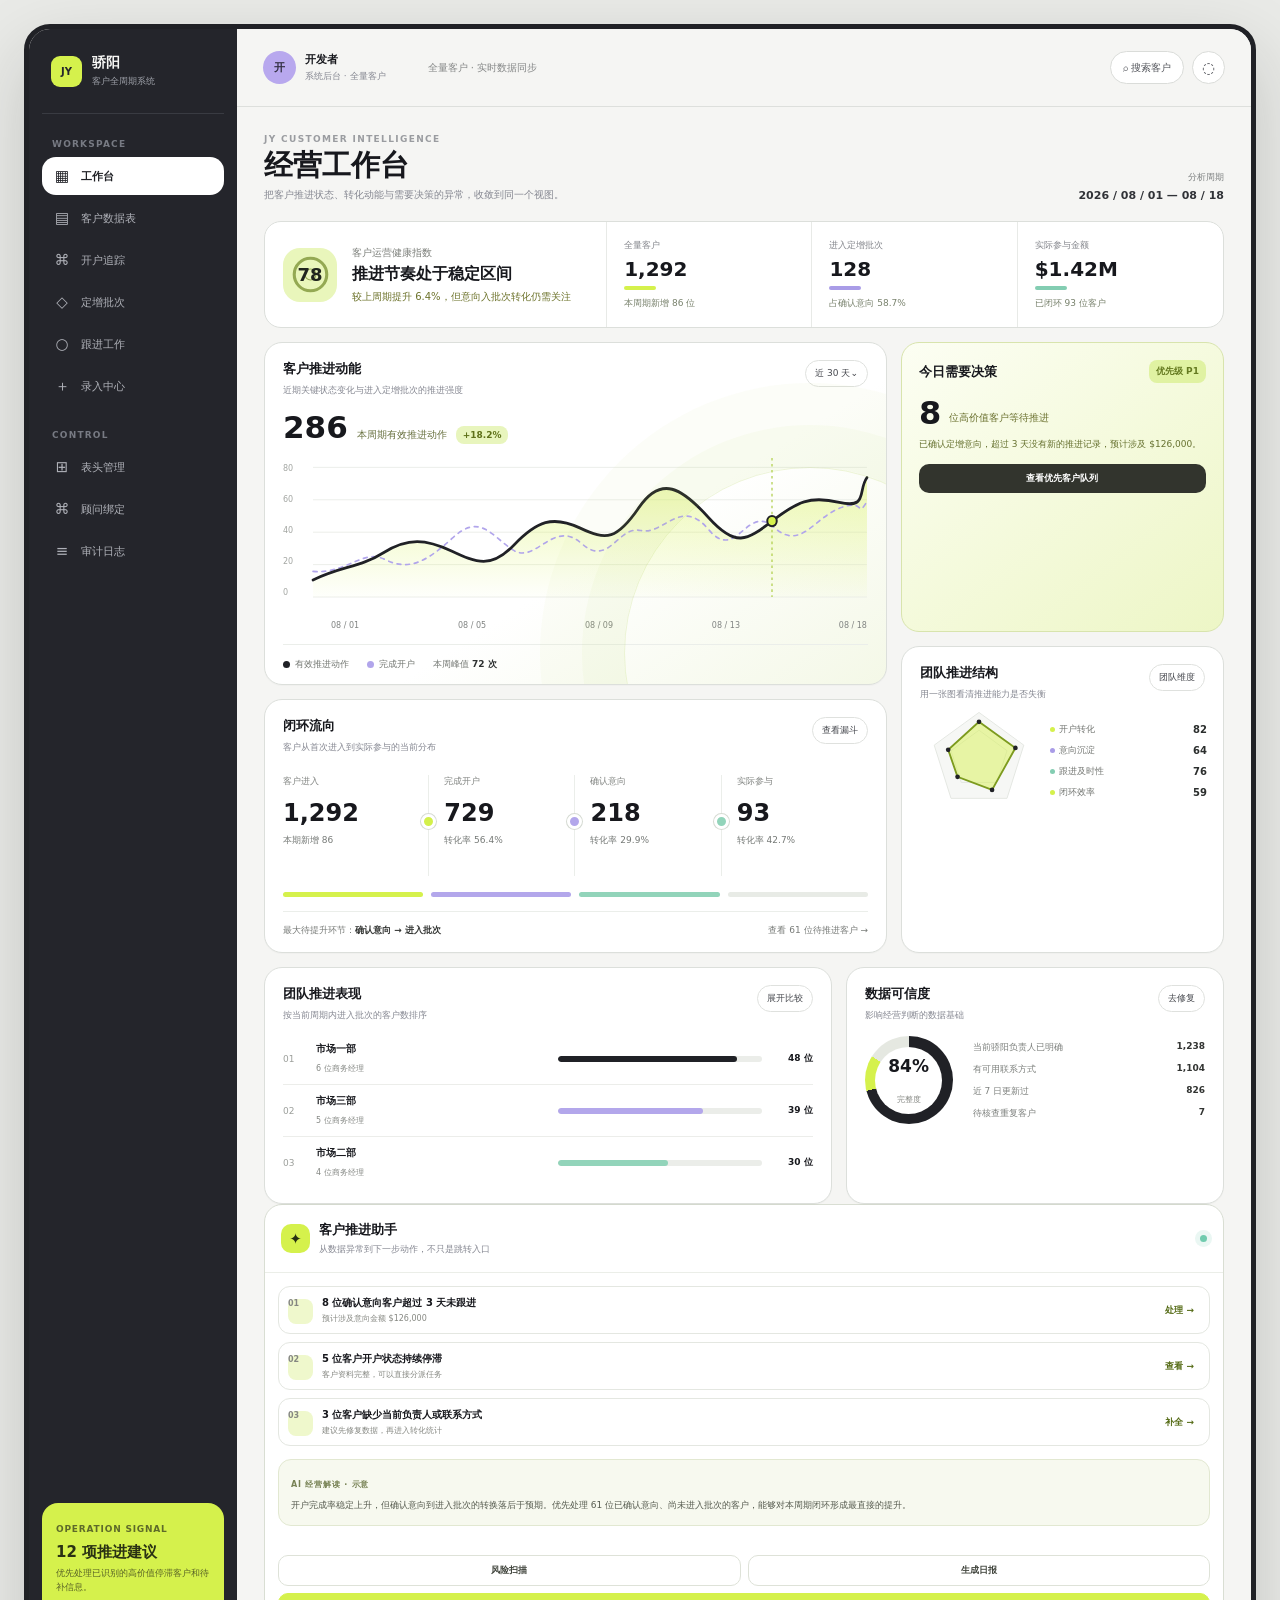
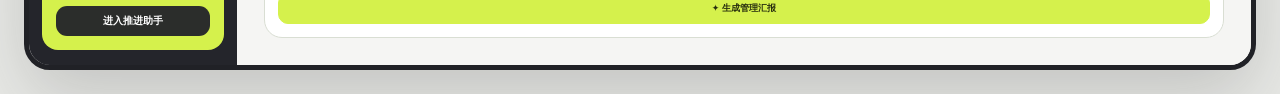
<file: frontend/dashboard-concept-v2.html>
<!doctype html>
<html lang="zh-CN">
<head>
  <meta charset="utf-8">
  <meta name="viewport" content="width=device-width, initial-scale=1">
  <title>骄阳工作台视觉稿 V2</title>
  <style>
    :root { --ink:#17181d; --soft-ink:#393b43; --muted:#858791; --paper:#fbfbfa; --canvas:#f1f2ef; --line:#dfe1df; --charcoal:#24252b; --accent:#d5f14c; --accent-ink:#354107; --signal:#a99ce7; --mint:#83cdb2; }
    * { box-sizing:border-box; }
    body { min-width:1140px; margin:0; color:var(--ink); background:#e9eae7; font-family:Inter,"PingFang SC","Microsoft YaHei",ui-sans-serif,system-ui,sans-serif; }
    button { font:inherit; cursor:pointer; }
    .frame { display:grid; grid-template-columns:208px minmax(0,1fr); width:min(1480px,calc(100vw - 48px)); min-height:calc(100vh - 48px); margin:24px auto; overflow:hidden; border:5px solid #202126; border-radius:26px; background:var(--canvas); box-shadow:0 28px 72px rgba(27,29,29,.18); }
    .sidebar { display:flex; flex-direction:column; padding:25px 13px 15px; color:#f7f7f5; background:var(--charcoal); }
    .brand { display:flex; align-items:center; gap:10px; padding:0 9px 25px; border-bottom:1px solid #393b42; }.brand-mark { display:grid; width:31px; height:31px; place-items:center; border-radius:9px; color:#25272b; background:var(--accent); font-size:10px; font-weight:900; }.brand strong { display:block; font-size:14px; }.brand span { display:block; margin-top:3px; color:#9da0a8; font-size:9px; }
    .nav-label { margin:25px 10px 8px; color:#777a83; font-size:9px; font-weight:800; letter-spacing:1.2px; }.nav { display:grid; gap:4px; }.nav button { display:flex; align-items:center; gap:10px; min-height:38px; padding:0 11px; border:0; border-radius:14px; color:#afb1b8; background:transparent; text-align:left; font-size:11px; }.nav button b { width:18px; text-align:center; color:inherit; font-size:15px; font-weight:500; }.nav button.active { color:#202126; background:#fff; font-weight:800; }.nav button:not(.active):hover { color:#fff; background:#303238; }
    .rail-status { margin-top:auto; padding:13px; border:1px solid rgba(214,241,76,.35); border-radius:16px; color:#2a3213; background:#d5f14c; }.rail-status small { color:#5e6a2a; font-size:9px; font-weight:800; letter-spacing:.8px; }.rail-status strong { display:block; margin-top:7px; font-size:15px; }.rail-status p { margin:5px 0 12px; color:#596326; font-size:9px; line-height:1.5; }.rail-status button { width:100%; height:30px; border:0; border-radius:11px; color:#fff; background:#2b2d2b; font-size:10px; font-weight:800; }
    .main { min-width:0; background:#f5f5f3; }.topbar { display:flex; align-items:center; height:78px; padding:0 26px; border-bottom:1px solid #dddfdc; }.profile { display:flex; align-items:center; gap:9px; }.avatar { display:grid; width:33px; height:33px; place-items:center; border-radius:50%; color:#322f42; background:#b8a8ee; font-size:11px; font-weight:900; }.profile strong,.profile span { display:block; }.profile strong { font-size:11px; }.profile span { margin-top:3px; color:var(--muted); font-size:9px; }.context { margin-left:42px; color:#858787; font-size:10px; }.top-actions { display:flex; align-items:center; gap:8px; margin-left:auto; }.top-actions button { height:33px; padding:0 12px; border:1px solid #dadcd9; border-radius:17px; color:#53555b; background:#fff; font-size:10px; }.top-actions .icon { width:33px; padding:0; font-size:15px; }
    .content { padding:27px; }.heading { display:flex; justify-content:space-between; align-items:end; margin-bottom:19px; }.eyebrow { color:#9a9ca0; font-size:9px; font-weight:850; letter-spacing:1.35px; }.heading h1 { margin:6px 0 0; font-size:29px; letter-spacing:0; line-height:1.04; }.heading p { margin:8px 0 0; color:var(--muted); font-size:10px; }.date { text-align:right; color:#7d8080; font-size:9px; }.date strong { display:block; margin-top:5px; color:#303237; font-size:11px; }
    .score-strip { display:grid; grid-template-columns:1.25fr repeat(3,.75fr); min-height:101px; overflow:hidden; margin-bottom:14px; border:1px solid #dcdfdb; border-radius:17px; background:#fff; }.score-lead { display:flex; align-items:center; gap:15px; padding:18px; border-right:1px solid #e8eae7; }.signal-mark { position:relative; display:grid; width:54px; height:54px; place-items:center; border-radius:17px; color:#20251e; background:#e9f6bb; }.signal-mark::before,.signal-mark::after { position:absolute; content:""; width:19px; height:19px; border:2px solid #718927; border-radius:50%; opacity:.7; }.signal-mark::before { transform:scale(1.55); }.signal-mark::after { transform:scale(.52); }.signal-mark b { position:relative; z-index:1; font-size:18px; }.score-lead small { display:block; color:#7b7e79; font-size:10px; }.score-lead strong { display:block; margin-top:4px; font-size:16px; }.score-lead span { display:block; margin-top:5px; color:#6c722a; font-size:10px; }.score { display:grid; align-content:center; gap:7px; padding:17px; border-right:1px solid #e8eae7; }.score:last-child { border:0; }.score label { color:#83858b; font-size:9px; }.score b { font-size:20px; line-height:1; }.score small { color:#77806b; font-size:9px; }.score i { display:block; width:32px; height:4px; border-radius:4px; background:var(--accent); }.score:nth-child(3) i { background:var(--signal); }.score:nth-child(4) i { background:var(--mint); }
    .dash-grid { display:grid; grid-template-columns:minmax(0,1.62fr) minmax(285px,.84fr); gap:14px; }.card { overflow:hidden; border:1px solid #dcdfdb; border-radius:18px; background:#fff; box-shadow:0 1px 1px rgba(15,18,18,.025); }.card-head { display:flex; align-items:flex-start; justify-content:space-between; padding:17px 18px 0; }.card-head h2 { margin:0; font-size:13px; }.card-head p { margin:6px 0 0; color:var(--muted); font-size:9px; }.card-head button { height:27px; padding:0 9px; border:1px solid #dfe1de; border-radius:14px; color:#45474d; background:#fff; font-size:9px; }
    .signal-card { min-height:322px; position:relative; background:linear-gradient(148deg,#fff 0%,#fff 58%,#f4f8e7 100%); }.signal-card::after { position:absolute; right:-110px; bottom:-155px; width:370px; height:370px; content:""; border:1px solid rgba(174,205,81,.21); border-radius:50%; box-shadow:0 0 0 42px rgba(174,205,81,.05),0 0 0 84px rgba(174,205,81,.04); pointer-events:none; }.signal-summary { display:flex; align-items:baseline; gap:9px; padding:15px 18px 0; }.signal-summary b { font-size:31px; line-height:1; }.signal-summary span { color:#68713f; font-size:10px; }.signal-summary i { padding:4px 7px; border-radius:8px; color:#5f721a; background:#e8f5bd; font-size:9px; font-style:normal; font-weight:800; }.chart-wrap { position:relative; height:177px; padding:10px 18px 0; }.chart-labels { position:absolute; z-index:2; top:20px; left:18px; display:grid; height:133px; align-content:space-between; color:#a2a5a1; font-size:8px; }.signal-chart { position:absolute; right:19px; bottom:18px; left:48px; width:calc(100% - 67px); height:145px; overflow:visible; }.chart-grid { stroke:#e8ebe6; stroke-width:1; }.area { fill:url(#areaFill); }.line-main { fill:none; stroke:#202126; stroke-width:3.4; stroke-linecap:round; stroke-linejoin:round; }.line-secondary { fill:none; stroke:#b1a5eb; stroke-width:2; stroke-dasharray:5 6; stroke-linecap:round; }.focus-line { stroke:#accd43; stroke-width:1.5; stroke-dasharray:3 4; }.focus-dot { fill:#d5f14c; stroke:#202126; stroke-width:2.5; }.chart-x { display:flex; justify-content:space-between; padding:0 19px 14px 66px; color:#7f8280; font-size:8px; }.signal-footer { display:flex; align-items:center; gap:18px; margin:0 18px; padding:13px 0; border-top:1px solid #ebeeea; color:#737772; font-size:9px; }.signal-footer b { color:#2e3131; }.legend { display:inline-flex; align-items:center; gap:5px; }.legend i { display:inline-block; width:7px; height:7px; border-radius:50%; background:#202126; }.legend i.secondary { background:#b1a5eb; }
    .side-stack { display:grid; gap:14px; }.attention-card { min-height:150px; padding:17px; border:1px solid #d8e4ad; border-radius:18px; background:linear-gradient(142deg,#fcfef3,#edf6c6); }.attention-top { display:flex; align-items:center; justify-content:space-between; }.attention-top h2 { margin:0; font-size:13px; }.attention-top span { padding:5px 7px; border-radius:8px; color:#657a20; background:#e0f2a2; font-size:9px; font-weight:800; }.attention-value { display:flex; align-items:end; gap:8px; margin-top:16px; }.attention-value b { font-size:32px; line-height:.9; }.attention-value span { padding-bottom:3px; color:#6b712f; font-size:10px; }.attention-card p { margin:10px 0 0; color:#65702e; font-size:9px; line-height:1.5; }.attention-card button { width:100%; height:29px; margin-top:13px; border:0; border-radius:10px; color:#fff; background:#32342d; font-size:9px; font-weight:800; }
    .radar-card { min-height:158px; }.radar-body { display:grid; grid-template-columns:132px 1fr; align-items:center; padding:4px 16px 15px; }.radar { width:122px; height:112px; }.radar-grid { fill:#f6f7f5; stroke:#e4e7e1; stroke-width:1; }.radar-fill { fill:rgba(213,241,76,.48); stroke:#7d9b1f; stroke-width:2; }.radar-dot { fill:#202126; }.radar-copy { display:grid; gap:8px; }.radar-copy div { display:flex; align-items:center; justify-content:space-between; color:#737672; font-size:9px; }.radar-copy b { color:#2b2e2d; font-size:10px; }.radar-copy i { display:inline-block; width:5px; height:5px; margin-right:4px; border-radius:50%; background:var(--accent); }.radar-copy div:nth-child(2) i { background:var(--signal); }.radar-copy div:nth-child(3) i { background:var(--mint); }
    .flow-card { min-height:216px; margin-top:14px; }.flow-body { display:grid; grid-template-columns:1fr 1fr 1fr 1fr; gap:0; padding:21px 18px 16px; }.flow-stage { position:relative; min-height:101px; padding:0 15px; border-right:1px solid #ebeeea; }.flow-stage:first-child { padding-left:0; }.flow-stage:last-child { border:0; }.flow-stage label { display:block; color:#818481; font-size:9px; }.flow-stage b { display:block; margin-top:11px; font-size:24px; }.flow-stage span { display:block; margin-top:7px; color:#747875; font-size:9px; }.flow-stage i { position:absolute; right:-8px; top:39px; z-index:2; width:15px; height:15px; border:3px solid #fff; border-radius:50%; background:#d3f04b; box-shadow:0 0 0 1px #d6dbd3; }.flow-stage:nth-child(2) i { background:#b3a7eb; }.flow-stage:nth-child(3) i { background:#92d4ba; }.flow-stage:nth-child(4) i { display:none; }.flow-progress { display:grid; grid-template-columns:repeat(4,1fr); gap:8px; margin:0 18px 14px; }.flow-progress span { height:5px; border-radius:5px; background:#e8ebe6; }.flow-progress span:nth-child(1) { background:#d5f14c; }.flow-progress span:nth-child(2) { background:#b3a7eb; }.flow-progress span:nth-child(3) { background:#92d4ba; }.flow-note { display:flex; align-items:center; justify-content:space-between; margin:0 18px; padding:12px 0 15px; border-top:1px solid #ebeeea; color:#777a77; font-size:9px; }.flow-note b { color:#343634; }
    .assistant { display:flex; flex-direction:column; min-height:434px; overflow:hidden; border:1px solid #d9ded3; border-radius:18px; background:#fff; }.assistant-head { display:flex; align-items:center; gap:9px; padding:16px; border-bottom:1px solid #ebeee8; }.ai-mark { display:grid; width:29px; height:29px; place-items:center; border-radius:10px; color:#263012; background:#d5f14c; font-size:15px; }.assistant-head h2 { margin:0; font-size:13px; }.assistant-head p { margin:4px 0 0; color:var(--muted); font-size:9px; }.ai-live { width:7px; height:7px; margin-left:auto; border-radius:50%; background:#70cbae; box-shadow:0 0 0 5px rgba(112,203,174,.15); }.assistant-body { display:grid; gap:8px; padding:13px; }.task { display:grid; grid-template-columns:25px 1fr auto; gap:9px; align-items:center; padding:9px; border:1px solid #e4e7e1; border-radius:12px; }.task-index { display:grid; width:25px; height:25px; place-items:center; border-radius:8px; color:#45521d; background:#eff8cc; font-size:9px; font-weight:800; }.task strong { display:block; font-size:10px; }.task span { display:block; margin-top:3px; color:#858781; font-size:8px; }.task button { border:0; color:#566c17; background:transparent; font-size:9px; font-weight:800; }.intel { margin:0 13px; padding:12px; border:1px solid #e2e8d1; border-radius:13px; background:#f7f9ef; }.intel small { color:#768153; font-size:8px; font-weight:850; letter-spacing:.8px; }.intel p { margin:7px 0 0; color:#555a4e; font-size:9px; line-height:1.65; }.assistant-actions { display:grid; grid-template-columns:1fr 1fr; gap:7px; margin:auto 13px 13px; padding-top:12px; }.assistant-actions button { height:31px; border:1px solid #dee2d8; border-radius:10px; color:#42463e; background:#fff; font-size:9px; font-weight:800; }.assistant-actions button.primary { grid-column:1/-1; color:#29300f; border-color:#d5f14c; background:#d5f14c; }
    .bottom { display:grid; grid-template-columns:1.2fr .8fr; gap:14px; margin-top:14px; }.team-card,.quality-card { min-height:183px; }.team-list { padding:11px 18px 15px; }.team { display:grid; grid-template-columns:25px 1.15fr 1fr 43px; gap:8px; align-items:center; padding:9px 0; border-bottom:1px solid #ecedea; }.team:last-child { border:0; }.team em { color:#9b9e9a; font-size:9px; font-style:normal; }.team b { display:block; font-size:10px; }.team span { color:#858884; font-size:8px; }.bar { height:6px; overflow:hidden; border-radius:6px; background:#ebede9; }.bar i { display:block; height:100%; border-radius:6px; background:#202126; }.team:nth-child(2) .bar i { background:#b3a7eb; }.team:nth-child(3) .bar i { background:#92d4ba; }.team strong { text-align:right; font-size:9px; }.quality-body { display:grid; grid-template-columns:92px 1fr; align-items:center; gap:16px; padding:14px 18px 18px; }.ring { display:grid; width:88px; height:88px; place-items:center; border-radius:50%; background:conic-gradient(#202126 0 71%,#d5f14c 71% 84%,#e5e8e1 84% 100%); }.ring div { display:grid; width:67px; height:67px; place-items:center; border-radius:50%; background:#fff; text-align:center; }.ring b { display:block; font-size:17px; }.ring span { color:#858782; font-size:8px; }.quality-list { display:grid; gap:9px; }.quality-list div { display:flex; justify-content:space-between; color:#7d807d; font-size:9px; }.quality-list b { color:#323432; }
    @media (max-width:1200px) { body { min-width:980px; }.frame { width:calc(100vw - 28px); margin:14px auto; }.content { padding:22px; }.score-lead { gap:10px; }.score-lead strong { font-size:14px; }.side-stack { grid-template-rows:auto auto; }.radar-body { grid-template-columns:105px 1fr; }.radar { width:105px; } }
    @media (max-width:760px) { body { min-width:0; background:#f5f5f3; }.frame { display:block; width:100%; min-height:100vh; margin:0; border:0; border-radius:0; box-shadow:none; }.sidebar { display:none; }.topbar { padding:0 14px; height:67px; }.context,.top-actions button:first-child { display:none; }.content { padding:18px 12px 85px; }.heading h1 { font-size:24px; }.heading p { max-width:220px; line-height:1.5; }.score-strip { grid-template-columns:1fr 1fr; }.score-lead { grid-column:1/-1; min-height:75px; padding:13px; }.score { padding:13px; }.score:nth-child(3) { border-right:0; }.score:last-child { display:none; }.dash-grid,.bottom { grid-template-columns:1fr; }.signal-card { min-height:315px; }.side-stack { grid-template-columns:1fr; }.flow-body { padding:17px 13px 14px; }.flow-stage { padding:0 8px; }.flow-stage b { font-size:18px; }.flow-stage label,.flow-stage span { font-size:8px; }.assistant { min-height:405px; }.radar-body { grid-template-columns:132px 1fr; }.quality-body { grid-template-columns:92px 1fr; } }
  </style>
</head>
<body>
  <div class="frame">
    <aside class="sidebar">
      <div class="brand"><div class="brand-mark">JY</div><div><strong>骄阳</strong><span>客户全周期系统</span></div></div>
      <div class="nav-label">WORKSPACE</div>
      <nav class="nav"><button class="active"><b>▦</b>工作台</button><button><b>▤</b>客户数据表</button><button><b>⌘</b>开户追踪</button><button><b>◇</b>定增批次</button><button><b>○</b>跟进工作</button><button><b>＋</b>录入中心</button></nav>
      <div class="nav-label">CONTROL</div>
      <nav class="nav"><button><b>⊞</b>表头管理</button><button><b>⌘</b>顾问绑定</button><button><b>≡</b>审计日志</button></nav>
      <section class="rail-status"><small>OPERATION SIGNAL</small><strong>12 项推进建议</strong><p>优先处理已识别的高价值停滞客户和待补信息。</p><button>进入推进助手</button></section>
    </aside>
    <main class="main">
      <header class="topbar"><div class="profile"><div class="avatar">开</div><div><strong>开发者</strong><span>系统后台 · 全量客户</span></div></div><span class="context">全量客户 · 实时数据同步</span><div class="top-actions"><button>⌕ 搜索客户</button><button class="icon">◌</button></div></header>
      <div class="content">
        <section class="heading"><div><div class="eyebrow">JY CUSTOMER INTELLIGENCE</div><h1>经营工作台</h1><p>把客户推进状态、转化动能与需要决策的异常，收敛到同一个视图。</p></div><div class="date">分析周期<strong>2026 / 08 / 01 — 08 / 18</strong></div></section>
        <section class="score-strip"><div class="score-lead"><div class="signal-mark"><b>78</b></div><div><small>客户运营健康指数</small><strong>推进节奏处于稳定区间</strong><span>较上周期提升 6.4%，但意向入批次转化仍需关注</span></div></div><div class="score"><label>全量客户</label><b>1,292</b><i></i><small>本周期新增 86 位</small></div><div class="score"><label>进入定增批次</label><b>128</b><i></i><small>占确认意向 58.7%</small></div><div class="score"><label>实际参与金额</label><b>$1.42M</b><i></i><small>已闭环 93 位客户</small></div></section>
        <section class="dash-grid">
          <div>
            <article class="card signal-card"><div class="card-head"><div><h2>客户推进动能</h2><p>近期关键状态变化与进入定增批次的推进强度</p></div><button>近 30 天⌄</button></div><div class="signal-summary"><b>286</b><span>本周期有效推进动作</span><i>+18.2%</i></div><div class="chart-wrap"><div class="chart-labels"><span>80</span><span>60</span><span>40</span><span>20</span><span>0</span></div><svg class="signal-chart" viewBox="0 0 700 170" preserveAspectRatio="none" aria-label="客户推进趋势示意图"><defs><linearGradient id="areaFill" x1="0" x2="0" y1="0" y2="1"><stop offset="0%" stop-color="#d5f14c" stop-opacity=".42"/><stop offset="100%" stop-color="#d5f14c" stop-opacity=".02"/></linearGradient></defs><path class="chart-grid" d="M0 11H700M0 49H700M0 87H700M0 125H700M0 163H700"/><path class="area" d="M0 143 C38 126 58 129 89 111 S143 95 175 109 S225 130 254 102 S303 67 337 82 S384 96 412 58 S466 35 500 70 S548 97 580 74 S628 44 665 52 S688 38 700 23 L700 163 L0 163 Z"/><path class="line-secondary" d="M0 133 C43 136 63 106 91 119 S141 124 176 94 S225 91 253 108 S304 71 339 100 S385 79 414 85 S465 45 500 84 S548 53 582 81 S631 72 665 59 S686 72 700 51"/><path class="line-main" d="M0 143 C38 126 58 129 89 111 S143 95 175 109 S225 130 254 102 S303 67 337 82 S384 96 412 58 S466 35 500 70 S548 97 580 74 S628 44 665 52 S688 38 700 23"/><line class="focus-line" x1="580" x2="580" y1="0" y2="163"/><circle class="focus-dot" cx="580" cy="74" r="6"/></svg></div><div class="chart-x"><span>08 / 01</span><span>08 / 05</span><span>08 / 09</span><span>08 / 13</span><span>08 / 18</span></div><footer class="signal-footer"><span class="legend"><i></i>有效推进动作</span><span class="legend"><i class="secondary"></i>完成开户</span><span>本周峰值 <b>72 次</b></span></footer></article>
            <article class="card flow-card"><div class="card-head"><div><h2>闭环流向</h2><p>客户从首次进入到实际参与的当前分布</p></div><button>查看漏斗</button></div><div class="flow-body"><div class="flow-stage"><label>客户进入</label><b>1,292</b><span>本期新增 86</span><i></i></div><div class="flow-stage"><label>完成开户</label><b>729</b><span>转化率 56.4%</span><i></i></div><div class="flow-stage"><label>确认意向</label><b>218</b><span>转化率 29.9%</span><i></i></div><div class="flow-stage"><label>实际参与</label><b>93</b><span>转化率 42.7%</span></div></div><div class="flow-progress"><span></span><span></span><span></span><span></span></div><footer class="flow-note"><span>最大待提升环节：<b>确认意向 → 进入批次</b></span><span>查看 61 位待推进客户 →</span></footer></article>
          </div>
          <div class="side-stack">
            <article class="attention-card"><div class="attention-top"><h2>今日需要决策</h2><span>优先级 P1</span></div><div class="attention-value"><b>8</b><span>位高价值客户等待推进</span></div><p>已确认定增意向，超过 3 天没有新的推进记录，预计涉及 $126,000。</p><button>查看优先客户队列</button></article>
            <article class="card radar-card"><div class="card-head"><div><h2>团队推进结构</h2><p>用一张图看清推进能力是否失衡</p></div><button>团队维度</button></div><div class="radar-body"><svg class="radar" viewBox="0 0 130 120" aria-label="团队推进结构示意图"><polygon class="radar-grid" points="65,8 113,43 95,100 35,100 17,43"/><polygon class="radar-grid" points="65,27 95,49 84,83 46,83 35,49"/><polygon class="radar-fill" points="65,18 104,46 79,91 42,77 32,48"/><circle class="radar-dot" cx="65" cy="18" r="2.5"/><circle class="radar-dot" cx="104" cy="46" r="2.5"/><circle class="radar-dot" cx="79" cy="91" r="2.5"/><circle class="radar-dot" cx="42" cy="77" r="2.5"/><circle class="radar-dot" cx="32" cy="48" r="2.5"/></svg><div class="radar-copy"><div><span><i></i>开户转化</span><b>82</b></div><div><span><i></i>意向沉淀</span><b>64</b></div><div><span><i></i>跟进及时性</span><b>76</b></div><div><span><i></i>闭环效率</span><b>59</b></div></div></div></article>
          </div>
        </section>
        <section class="bottom">
          <article class="card team-card"><div class="card-head"><div><h2>团队推进表现</h2><p>按当前周期内进入批次的客户数排序</p></div><button>展开比较</button></div><div class="team-list"><div class="team"><em>01</em><div><b>市场一部</b><span>6 位商务经理</span></div><div class="bar"><i style="width:88%"></i></div><strong>48 位</strong></div><div class="team"><em>02</em><div><b>市场三部</b><span>5 位商务经理</span></div><div class="bar"><i style="width:71%"></i></div><strong>39 位</strong></div><div class="team"><em>03</em><div><b>市场二部</b><span>4 位商务经理</span></div><div class="bar"><i style="width:54%"></i></div><strong>30 位</strong></div></div></article>
          <article class="card quality-card"><div class="card-head"><div><h2>数据可信度</h2><p>影响经营判断的数据基础</p></div><button>去修复</button></div><div class="quality-body"><div class="ring"><div><b>84%</b><span>完整度</span></div></div><div class="quality-list"><div><span>当前骄阳负责人已明确</span><b>1,238</b></div><div><span>有可用联系方式</span><b>1,104</b></div><div><span>近 7 日更新过</span><b>826</b></div><div><span>待核查重复客户</span><b>7</b></div></div></div></article>
        </section>
        <section class="assistant"><div class="assistant-head"><div class="ai-mark">✦</div><div><h2>客户推进助手</h2><p>从数据异常到下一步动作，不只是跳转入口</p></div><i class="ai-live"></i></div><div class="assistant-body"><article class="task"><span class="task-index">01</span><div><strong>8 位确认意向客户超过 3 天未跟进</strong><span>预计涉及意向金额 $126,000</span></div><button>处理 →</button></article><article class="task"><span class="task-index">02</span><div><strong>5 位客户开户状态持续停滞</strong><span>客户资料完整，可以直接分派任务</span></div><button>查看 →</button></article><article class="task"><span class="task-index">03</span><div><strong>3 位客户缺少当前负责人或联系方式</strong><span>建议先修复数据，再进入转化统计</span></div><button>补全 →</button></article></div><div class="intel"><small>AI 经营解读 · 示意</small><p>开户完成率稳定上升，但确认意向到进入批次的转换落后于预期。优先处理 61 位已确认意向、尚未进入批次的客户，能够对本周期闭环形成最直接的提升。</p></div><div class="assistant-actions"><button>风险扫描</button><button>生成日报</button><button class="primary">✦ 生成管理汇报</button></div></section>
      </div>
    </main>
  </div>
</body>
</html>
</file>
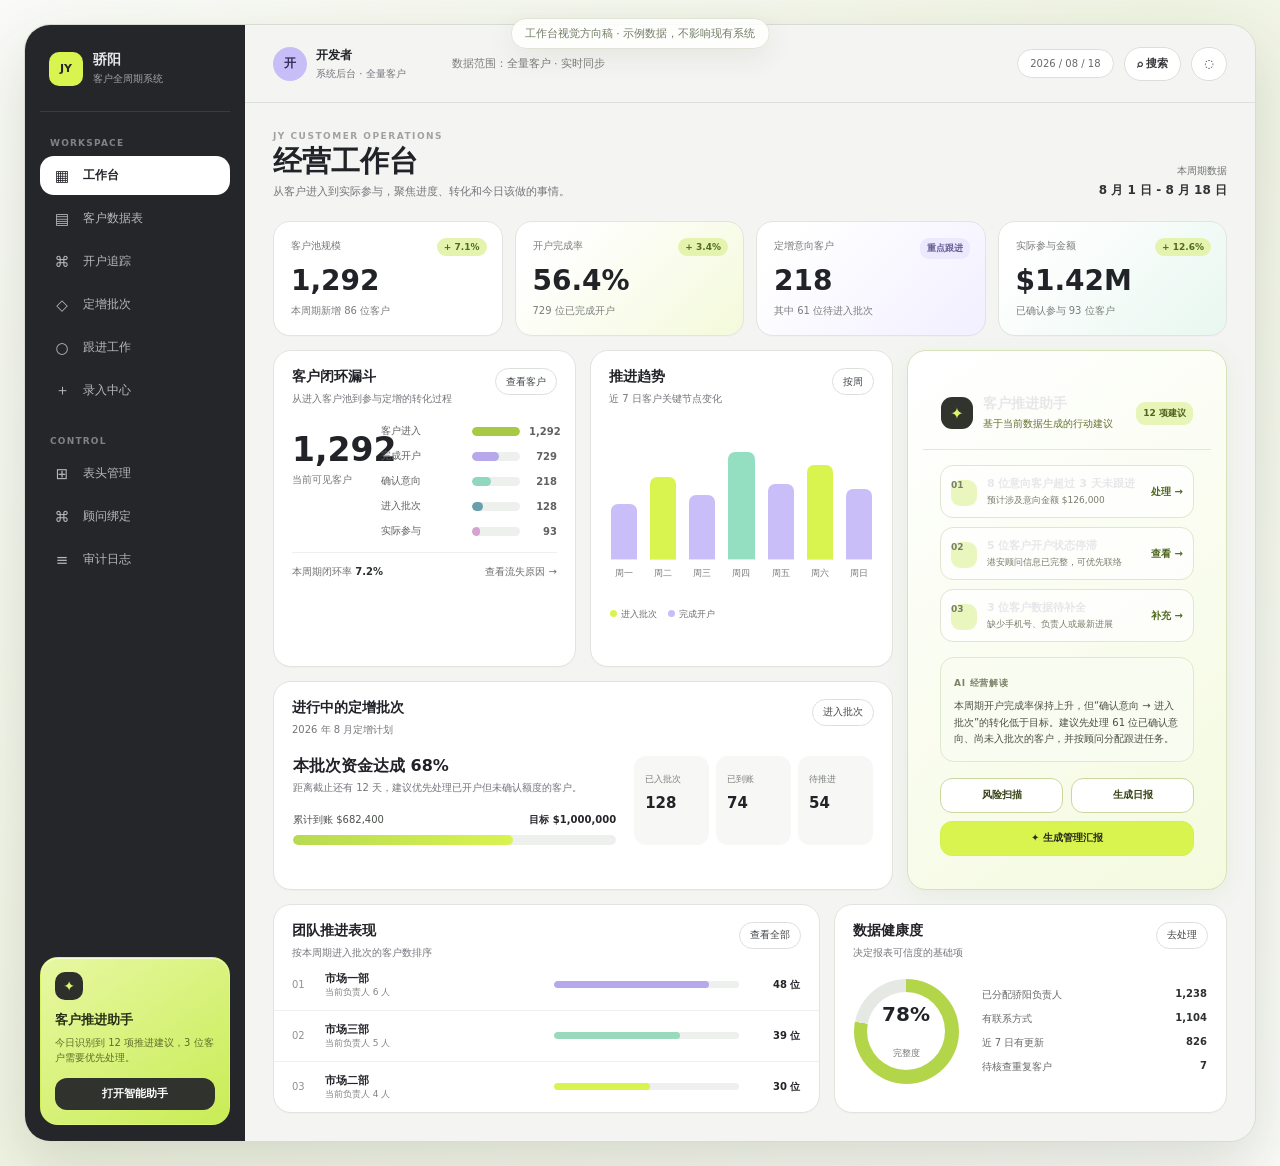
<file: frontend/dashboard-concept.html>
<!doctype html>
<html lang="zh-CN">
<head>
  <meta charset="utf-8">
  <meta name="viewport" content="width=device-width, initial-scale=1">
  <title>骄阳工作台视觉稿</title>
  <style>
    :root { --ink:#222328; --muted:#75757c; --line:#e1e4df; --surface:#fff; --canvas:#f2f4ef; --lime:#d9f34f; --lime-deep:#9bbd34; --lavender:#c8bef7; --mint:#b8ead9; --danger:#f0a7a0; }
    * { box-sizing:border-box; }
    body { min-width:1120px; margin:0; color:var(--ink); background:linear-gradient(135deg,#fafbf8 0%,#f0f4e3 48%,#fafbf8 100%); font-family:Inter,"PingFang SC","Microsoft YaHei",ui-sans-serif,system-ui,sans-serif; }
    button { font:inherit; cursor:pointer; }
    .preview-note { position:fixed; z-index:4; top:18px; left:50%; transform:translateX(-50%); padding:7px 13px; border:1px solid #dfe4d7; border-radius:999px; color:#727b64; background:rgba(255,255,255,.86); box-shadow:0 8px 28px rgba(47,57,32,.08); font-size:11px; }
    .shell { display:grid; grid-template-columns:220px minmax(0,1fr); width:min(1450px,calc(100vw - 48px)); min-height:calc(100vh - 48px); margin:24px auto; overflow:hidden; border:1px solid #d7dcd2; border-radius:26px; background:var(--canvas); box-shadow:0 24px 64px rgba(47,56,33,.16); }
    aside { display:flex; flex-direction:column; padding:26px 15px 16px; color:#e7e7e9; background:#25262a; }
    .brand { display:flex; align-items:center; gap:10px; padding:0 9px 25px; border-bottom:1px solid #3b3c40; }
    .brand-mark { display:grid; width:34px; height:34px; place-items:center; border-radius:10px; color:#25262a; background:var(--lime); font-size:11px; font-weight:850; }
    .brand strong { display:block; font-size:14px; letter-spacing:0; }.brand span { display:block; margin-top:3px; color:#a2a3a9; font-size:10px; }
    .nav-title { margin:26px 10px 8px; color:#818288; font-size:9px; font-weight:800; letter-spacing:1.2px; }
    .nav { display:grid; gap:4px; }.nav button { display:flex; align-items:center; gap:11px; min-height:39px; padding:0 12px; border:0; border-radius:14px; color:#b7b8bc; background:transparent; text-align:left; font-size:12px; }.nav button b { display:grid; width:20px; place-items:center; font-size:15px; font-weight:500; }.nav button.active { color:#24252a; background:#fff; font-weight:750; }.nav button:not(.active):hover { color:#fff; background:#303135; }
    .assistant-rail { margin-top:auto; padding:14px; border:1px solid rgba(218,243,79,.36); border-radius:18px; color:#293116; background:linear-gradient(145deg,#e7f8a2,#c9ec55); box-shadow:inset 0 1px rgba(255,255,255,.65); }.spark { display:grid; width:28px; height:28px; place-items:center; border-radius:10px; color:#dff56b; background:#2d2f2a; font-size:14px; }.assistant-rail strong { display:block; margin-top:11px; font-size:13px; }.assistant-rail p { margin:6px 0 13px; color:#5f6d29; font-size:10px; line-height:1.5; }.assistant-rail button { width:100%; min-height:32px; border:0; border-radius:12px; color:#fff; background:#30322d; font-size:11px; font-weight:750; }
    main { min-width:0; background:#f4f5f2; }.topbar { display:flex; align-items:center; min-height:78px; padding:16px 28px; border-bottom:1px solid #dde0db; }.profile { display:flex; align-items:center; gap:9px; }.avatar { display:grid; width:34px; height:34px; place-items:center; border-radius:50%; color:#332d58; background:var(--lavender); font-size:12px; font-weight:800; }.profile strong,.profile span { display:block; }.profile strong { font-size:12px; }.profile span { margin-top:3px; color:var(--muted); font-size:10px; }.top-context { margin-left:46px; color:#7b7d7a; font-size:11px; }.top-actions { display:flex; align-items:center; gap:10px; margin-left:auto; }.scope { padding:8px 12px; border:1px solid #dcdedb; border-radius:16px; color:#686a68; background:#fff; font-size:10px; }.top-actions button { display:flex; align-items:center; gap:6px; min-height:34px; padding:0 12px; border:1px solid #dcdedb; border-radius:17px; color:#343539; background:#fff; font-size:11px; font-weight:650; }
    .content { padding:28px; }.heading { display:flex; align-items:flex-end; justify-content:space-between; margin-bottom:22px; }.eyebrow { color:#a0a39d; font-size:9px; font-weight:850; letter-spacing:1.5px; }.heading h1 { margin:6px 0 0; font-size:29px; line-height:1; letter-spacing:0; }.heading p { margin:8px 0 0; color:var(--muted); font-size:11px; }.date-context { text-align:right; color:#6f7270; font-size:10px; }.date-context strong { display:block; margin-top:4px; color:#303236; font-size:12px; }
    .kpis { display:grid; grid-template-columns:repeat(4,1fr); gap:12px; margin-bottom:14px; }.kpi { position:relative; min-height:112px; padding:17px; overflow:hidden; border:1px solid var(--line); border-radius:17px; background:var(--surface); box-shadow:0 1px 1px rgba(34,35,40,.02); }.kpi:nth-child(2) { background:linear-gradient(135deg,#fff 15%,#f4fadb); }.kpi:nth-child(3) { background:linear-gradient(135deg,#fff 15%,#f2efff); }.kpi:nth-child(4) { background:linear-gradient(135deg,#fff 15%,#e8f7f0); }.kpi label { display:block; color:#777a77; font-size:10px; }.kpi b { display:block; margin-top:14px; color:#212329; font-size:28px; line-height:1; letter-spacing:0; }.kpi small { display:block; margin-top:9px; color:#7a7d7a; font-size:10px; }.delta { position:absolute; top:16px; right:15px; padding:4px 7px; border-radius:9px; color:#526921; background:#e4f4af; font-size:9px; font-weight:800; }.delta.neutral { color:#655c90; background:#ece9ff; }
    .dashboard-grid { display:grid; grid-template-columns:minmax(0,1.55fr) minmax(270px,.8fr); gap:14px; }.left-grid { display:grid; grid-template-columns:1fr 1fr; gap:14px; }.card { border:1px solid var(--line); border-radius:18px; background:var(--surface); box-shadow:0 1px 1px rgba(34,35,40,.025); }.card-head { display:flex; align-items:flex-start; justify-content:space-between; padding:17px 18px 0; }.card-head h2 { margin:0; font-size:14px; }.card-head p { margin:6px 0 0; color:var(--muted); font-size:10px; }.card-head button { min-height:27px; padding:0 10px; border:1px solid #dce0dc; border-radius:14px; color:#45474a; background:#fff; font-size:10px; }.funnel { min-height:292px; }.funnel-body { display:grid; grid-template-columns:78px 1fr; gap:11px; align-items:end; padding:18px 18px 14px; }.funnel-total { align-self:start; padding-top:9px; }.funnel-total b { display:block; font-size:33px; line-height:1; }.funnel-total span { display:block; margin-top:7px; color:var(--muted); font-size:10px; }.steps { display:grid; gap:11px; }.step { display:grid; grid-template-columns:82px 1fr 28px; align-items:center; gap:9px; }.step label,.step b { color:#60625f; font-size:10px; }.step b { text-align:right; font-weight:700; }.track { height:9px; overflow:hidden; border-radius:8px; background:#eef0ed; }.track i { display:block; height:100%; border-radius:8px; background:#a8ca43; }.step:nth-child(2) i { background:#b6a8eb; }.step:nth-child(3) i { background:#8fd8bf; }.step:nth-child(4) i { background:#6b9ead; }.step:nth-child(5) i { background:#d4a3cf; }.funnel-foot { display:flex; justify-content:space-between; margin:0 18px; padding:12px 0 15px; border-top:1px solid #edf0eb; color:#6e716f; font-size:10px; }.funnel-foot strong { color:#2d3031; }
    .trend { min-height:292px; }.trend-body { display:flex; align-items:flex-end; gap:13px; height:202px; padding:23px 20px 24px; }.bar-day { display:grid; flex:1; height:100%; grid-template-rows:1fr 17px; gap:7px; text-align:center; }.bar-slot { display:flex; align-items:flex-end; height:100%; border-bottom:1px solid #e5e8e3; }.bar-slot i { display:block; width:100%; border-radius:7px 7px 0 0; background:#c9bef7; }.bar-day:nth-child(2) i,.bar-day:nth-child(6) i { background:#d9f34f; }.bar-day:nth-child(4) i { background:#94dec1; }.bar-day small { color:#777a79; font-size:9px; }.trend-legend { display:flex; gap:11px; padding:0 19px 17px; color:#6c706e; font-size:9px; }.legend-dot { display:inline-block; width:7px; height:7px; margin-right:4px; border-radius:50%; background:#d9f34f; }.legend-dot.purple { background:#c9bef7; }
    .batch-card { grid-column:1/-1; min-height:169px; }.batch-content { display:grid; grid-template-columns:1.15fr .85fr; gap:18px; padding:19px; }.batch-content h3 { margin:0 0 4px; font-size:16px; }.batch-content p { margin:0; color:var(--muted); font-size:10px; }.progress-head { display:flex; justify-content:space-between; margin-top:18px; color:#4c514c; font-size:10px; }.progress-head b { color:#25272b; }.progress { height:10px; overflow:hidden; margin-top:8px; border-radius:8px; background:#eef0ed; }.progress i { display:block; width:68%; height:100%; border-radius:8px; background:linear-gradient(90deg,#b7da51,#d9f34f); }.batch-numbers { display:grid; grid-template-columns:repeat(3,1fr); gap:7px; }.batch-numbers div { padding:11px; border-radius:12px; background:#f7f8f5; }.batch-numbers span { color:#7d807e; font-size:9px; }.batch-numbers b { display:block; margin-top:8px; font-size:15px; }
    .assistant-panel { display:flex; min-height:475px; flex-direction:column; overflow:hidden; border:1px solid #d6e2b7; border-radius:19px; background:linear-gradient(145deg,#ffffff 4%,#f4fadf 100%); box-shadow:0 7px 23px rgba(93,110,40,.08); }.assistant-head { display:flex; align-items:center; gap:10px; padding:18px; border-bottom:1px solid #e1ebc7; }.assistant-icon { display:grid; width:32px; height:32px; place-items:center; border-radius:11px; color:#dff36c; background:#31342d; }.assistant-head h2 { margin:0; font-size:14px; }.assistant-head p { margin:4px 0 0; color:#65702e; font-size:10px; }.assistant-chip { margin-left:auto; padding:5px 7px; border-radius:9px; color:#52621c; background:#e7f5b8; font-size:9px; font-weight:800; }.priority-list { display:grid; gap:9px; padding:15px 17px; }.priority { display:grid; grid-template-columns:27px 1fr auto; gap:9px; align-items:center; padding:10px; border:1px solid #e0e6cf; border-radius:13px; background:rgba(255,255,255,.76); }.priority-num { display:grid; width:26px; height:26px; place-items:center; border-radius:9px; color:#5c6d24; background:#e9f7bf; font-size:10px; font-weight:800; }.priority strong { display:block; font-size:11px; }.priority span { display:block; margin-top:3px; color:#777d69; font-size:9px; }.priority button { padding:0; border:0; color:#4d671e; background:transparent; font-size:10px; font-weight:800; }.insight { margin:0 17px; padding:13px; border:1px solid #e1e9cc; border-radius:14px; background:rgba(250,252,241,.92); }.insight small { color:#7c8469; font-size:9px; font-weight:800; letter-spacing:.7px; }.insight p { margin:8px 0 0; color:#4b5044; font-size:10px; line-height:1.65; }.assistant-actions { display:grid; grid-template-columns:1fr 1fr; gap:8px; margin:auto 17px 17px; padding-top:16px; }.assistant-actions button { min-height:35px; border:1px solid #ccd69f; border-radius:12px; color:#354015; background:#fff; font-size:10px; font-weight:800; }.assistant-actions button.primary { grid-column:1/-1; color:#252a1d; border-color:#d4ef55; background:#d9f34f; }
    .bottom-grid { display:grid; grid-template-columns:1.25fr .9fr; gap:14px; margin-top:14px; }.rankings { min-height:188px; }.ranking-row { display:grid; grid-template-columns:25px 1.2fr 1fr 54px; gap:8px; align-items:center; padding:11px 18px; border-bottom:1px solid #edf0eb; font-size:10px; }.ranking-row:last-child { border:0; }.ranking-row em { color:#909390; font-style:normal; }.rank-name b { display:block; font-size:11px; }.rank-name span { color:#818480; font-size:9px; }.mini-track { height:7px; overflow:hidden; border-radius:6px; background:#edf0ec; }.mini-track i { display:block; height:100%; border-radius:6px; background:#b6a8eb; }.ranking-row:nth-child(3) i { background:#9adabc; }.ranking-row:nth-child(4) i { background:#d9f34f; }.ranking-row strong { text-align:right; font-size:10px; }.quality { min-height:188px; }.quality-body { display:grid; grid-template-columns:112px 1fr; gap:16px; align-items:center; padding:19px; }.quality-ring { display:grid; width:105px; height:105px; place-items:center; border-radius:50%; background:conic-gradient(#b3d54a 0 78%,#e6e9e3 78% 100%); }.quality-ring div { display:grid; width:78px; height:78px; place-items:center; border-radius:50%; background:#fff; text-align:center; }.quality-ring b { display:block; font-size:20px; }.quality-ring span { color:var(--muted); font-size:9px; }.quality-list { display:grid; gap:10px; }.quality-list div { display:flex; justify-content:space-between; color:#666a67; font-size:10px; }.quality-list b { color:#2e3131; }
    @media (max-width:1180px) { body { min-width:960px; }.shell { width:calc(100vw - 28px); margin:14px auto; }.dashboard-grid { grid-template-columns:minmax(0,1fr) 270px; }.content { padding:22px; }.kpis { gap:9px; }.kpi { padding:14px; }.kpi b { font-size:24px; } }
    @media (max-width:760px) { body { min-width:0; }.preview-note { display:none; }.shell { display:block; width:100%; min-height:100vh; margin:0; border:0; border-radius:0; }.shell aside { display:none; }.topbar { min-height:67px; padding:12px 15px; }.top-context,.scope { display:none; }.top-actions button { width:34px; padding:0; justify-content:center; font-size:0; }.top-actions button::before { content:"⌕"; font-size:16px; }.top-actions button:last-child::before { content:"◌"; }.content { padding:18px 12px 85px; }.heading { align-items:start; }.heading h1 { font-size:24px; }.date-context { padding-top:7px; }.kpis { grid-template-columns:1fr 1fr; }.dashboard-grid,.left-grid,.bottom-grid { grid-template-columns:1fr; }.assistant-panel { min-height:0; }.batch-content { grid-template-columns:1fr; }.quality-body { grid-template-columns:105px 1fr; } }
  </style>
</head>
<body>
  <div class="preview-note">工作台视觉方向稿 · 示例数据，不影响现有系统</div>
  <div class="shell">
    <aside>
      <div class="brand"><div class="brand-mark">JY</div><div><strong>骄阳</strong><span>客户全周期系统</span></div></div>
      <div class="nav-title">WORKSPACE</div>
      <nav class="nav"><button class="active"><b>▦</b>工作台</button><button><b>▤</b>客户数据表</button><button><b>⌘</b>开户追踪</button><button><b>◇</b>定增批次</button><button><b>○</b>跟进工作</button><button><b>＋</b>录入中心</button></nav>
      <div class="nav-title">CONTROL</div>
      <nav class="nav"><button><b>⊞</b>表头管理</button><button><b>⌘</b>顾问绑定</button><button><b>≡</b>审计日志</button></nav>
      <section class="assistant-rail"><div class="spark">✦</div><strong>客户推进助手</strong><p>今日识别到 12 项推进建议，3 位客户需要优先处理。</p><button>打开智能助手</button></section>
    </aside>
    <main>
      <header class="topbar"><div class="profile"><div class="avatar">开</div><div><strong>开发者</strong><span>系统后台 · 全量客户</span></div></div><span class="top-context">数据范围：全量客户 · 实时同步</span><div class="top-actions"><span class="scope">2026 / 08 / 18</span><button>⌕ 搜索</button><button>◌</button></div></header>
      <div class="content">
        <section class="heading"><div><div class="eyebrow">JY CUSTOMER OPERATIONS</div><h1>经营工作台</h1><p>从客户进入到实际参与，聚焦进度、转化和今日该做的事情。</p></div><div class="date-context">本周期数据<strong>8 月 1 日 - 8 月 18 日</strong></div></section>
        <section class="kpis">
          <article class="kpi"><label>客户池规模</label><b>1,292</b><small>本周期新增 86 位客户</small><span class="delta">+ 7.1%</span></article>
          <article class="kpi"><label>开户完成率</label><b>56.4%</b><small>729 位已完成开户</small><span class="delta">+ 3.4%</span></article>
          <article class="kpi"><label>定增意向客户</label><b>218</b><small>其中 61 位待进入批次</small><span class="delta neutral">重点跟进</span></article>
          <article class="kpi"><label>实际参与金额</label><b>$1.42M</b><small>已确认参与 93 位客户</small><span class="delta">+ 12.6%</span></article>
        </section>
        <section class="dashboard-grid">
          <div class="left-grid">
            <article class="card funnel"><div class="card-head"><div><h2>客户闭环漏斗</h2><p>从进入客户池到参与定增的转化过程</p></div><button>查看客户</button></div><div class="funnel-body"><div class="funnel-total"><b>1,292</b><span>当前可见客户</span></div><div class="steps"><div class="step"><label>客户进入</label><div class="track"><i style="width:100%"></i></div><b>1,292</b></div><div class="step"><label>完成开户</label><div class="track"><i style="width:56%"></i></div><b>729</b></div><div class="step"><label>确认意向</label><div class="track"><i style="width:39%"></i></div><b>218</b></div><div class="step"><label>进入批次</label><div class="track"><i style="width:22%"></i></div><b>128</b></div><div class="step"><label>实际参与</label><div class="track"><i style="width:16%"></i></div><b>93</b></div></div></div><div class="funnel-foot"><span>本周期闭环率 <strong>7.2%</strong></span><span>查看流失原因 →</span></div></article>
            <article class="card trend"><div class="card-head"><div><h2>推进趋势</h2><p>近 7 日客户关键节点变化</p></div><button>按周</button></div><div class="trend-body"><div class="bar-day"><div class="bar-slot"><i style="height:42%"></i></div><small>周一</small></div><div class="bar-day"><div class="bar-slot"><i style="height:63%"></i></div><small>周二</small></div><div class="bar-day"><div class="bar-slot"><i style="height:49%"></i></div><small>周三</small></div><div class="bar-day"><div class="bar-slot"><i style="height:82%"></i></div><small>周四</small></div><div class="bar-day"><div class="bar-slot"><i style="height:58%"></i></div><small>周五</small></div><div class="bar-day"><div class="bar-slot"><i style="height:72%"></i></div><small>周六</small></div><div class="bar-day"><div class="bar-slot"><i style="height:54%"></i></div><small>周日</small></div></div><div class="trend-legend"><span><i class="legend-dot"></i>进入批次</span><span><i class="legend-dot purple"></i>完成开户</span></div></article>
            <article class="card batch-card"><div class="card-head"><div><h2>进行中的定增批次</h2><p>2026 年 8 月定增计划</p></div><button>进入批次</button></div><div class="batch-content"><div><h3>本批次资金达成 68%</h3><p>距离截止还有 12 天，建议优先处理已开户但未确认额度的客户。</p><div class="progress-head"><span>累计到账 $682,400</span><b>目标 $1,000,000</b></div><div class="progress"><i></i></div></div><div class="batch-numbers"><div><span>已入批次</span><b>128</b></div><div><span>已到账</span><b>74</b></div><div><span>待推进</span><b>54</b></div></div></div></article>
          </div>
          <aside class="assistant-panel"><div class="assistant-head"><div class="assistant-icon">✦</div><div><h2>客户推进助手</h2><p>基于当前数据生成的行动建议</p></div><span class="assistant-chip">12 项建议</span></div><div class="priority-list"><article class="priority"><span class="priority-num">01</span><div><strong>8 位意向客户超过 3 天未跟进</strong><span>预计涉及意向金额 $126,000</span></div><button>处理 →</button></article><article class="priority"><span class="priority-num">02</span><div><strong>5 位客户开户状态停滞</strong><span>港安顾问信息已完整，可优先联络</span></div><button>查看 →</button></article><article class="priority"><span class="priority-num">03</span><div><strong>3 位客户数据待补全</strong><span>缺少手机号、负责人或最新进展</span></div><button>补充 →</button></article></div><div class="insight"><small>AI 经营解读</small><p>本周期开户完成率保持上升，但“确认意向 → 进入批次”的转化低于目标。建议先处理 61 位已确认意向、尚未入批次的客户，并按顾问分配跟进任务。</p></div><div class="assistant-actions"><button>风险扫描</button><button>生成日报</button><button class="primary">✦ 生成管理汇报</button></div></aside>
        </section>
        <section class="bottom-grid">
          <article class="card rankings"><div class="card-head"><div><h2>团队推进表现</h2><p>按本周期进入批次的客户数排序</p></div><button>查看全部</button></div><div class="ranking-row"><em>01</em><div class="rank-name"><b>市场一部</b><span>当前负责人 6 人</span></div><div class="mini-track"><i style="width:84%"></i></div><strong>48 位</strong></div><div class="ranking-row"><em>02</em><div class="rank-name"><b>市场三部</b><span>当前负责人 5 人</span></div><div class="mini-track"><i style="width:68%"></i></div><strong>39 位</strong></div><div class="ranking-row"><em>03</em><div class="rank-name"><b>市场二部</b><span>当前负责人 4 人</span></div><div class="mini-track"><i style="width:52%"></i></div><strong>30 位</strong></div></article>
          <article class="card quality"><div class="card-head"><div><h2>数据健康度</h2><p>决定报表可信度的基础项</p></div><button>去处理</button></div><div class="quality-body"><div class="quality-ring"><div><b>78%</b><span>完整度</span></div></div><div class="quality-list"><div><span>已分配骄阳负责人</span><b>1,238</b></div><div><span>有联系方式</span><b>1,104</b></div><div><span>近 7 日有更新</span><b>826</b></div><div><span>待核查重复客户</span><b>7</b></div></div></div></article>
        </section>
      </div>
    </main>
  </div>
</body>
</html>
</file>
